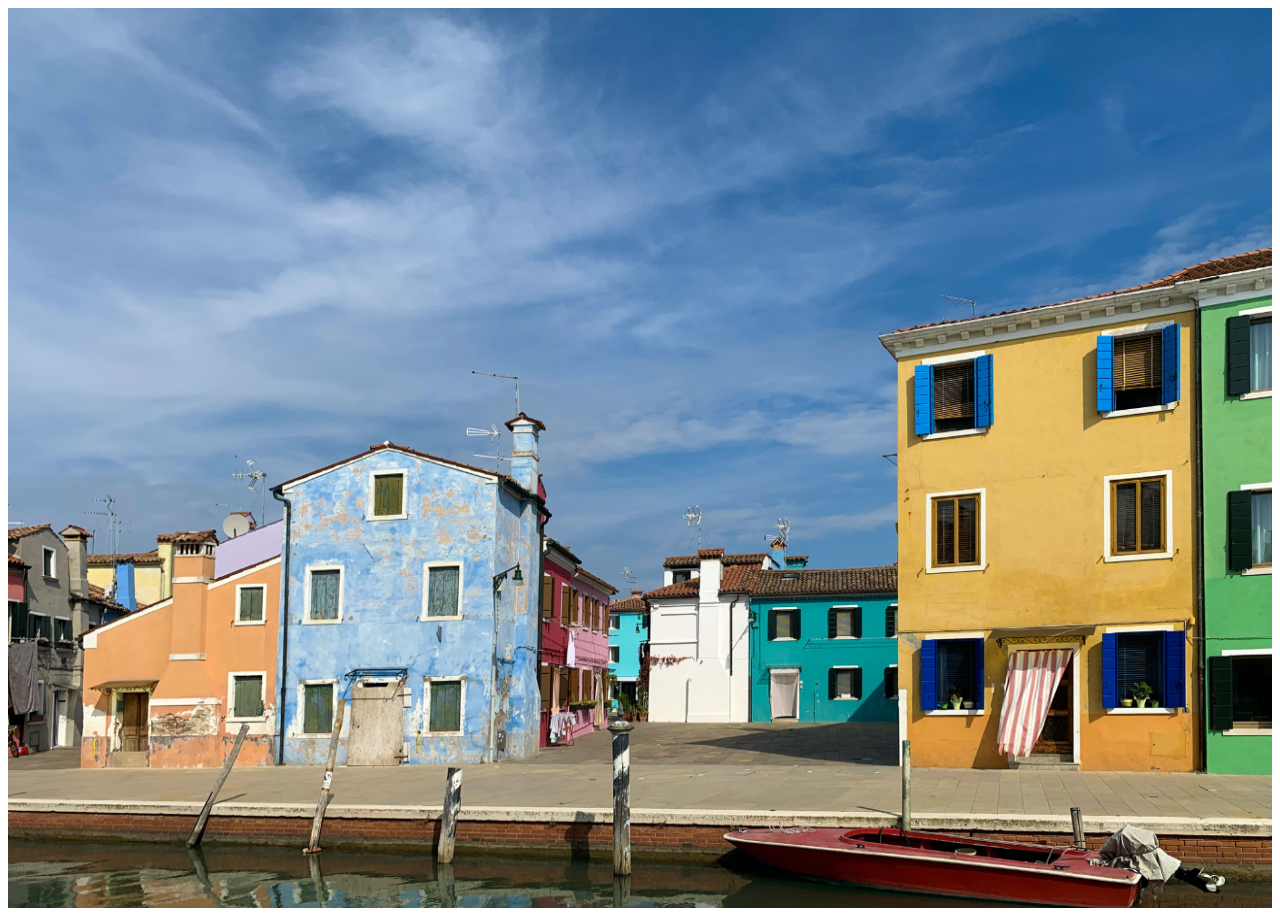
<file: keval exam1/index.html>
<!DOCTYPE html>
<html lang="en">
<head>
    <meta charset="UTF-8">
    <meta name="viewport" content="width=device-width, initial-scale=1.0">
    <title>Document</title>
    <style>
        .img{
            width: 100%;
            height: 100vh;
        }
    </style>
</head>
<body>
    <img src="background.jpg" class="img">
</body>
</html>
</file>
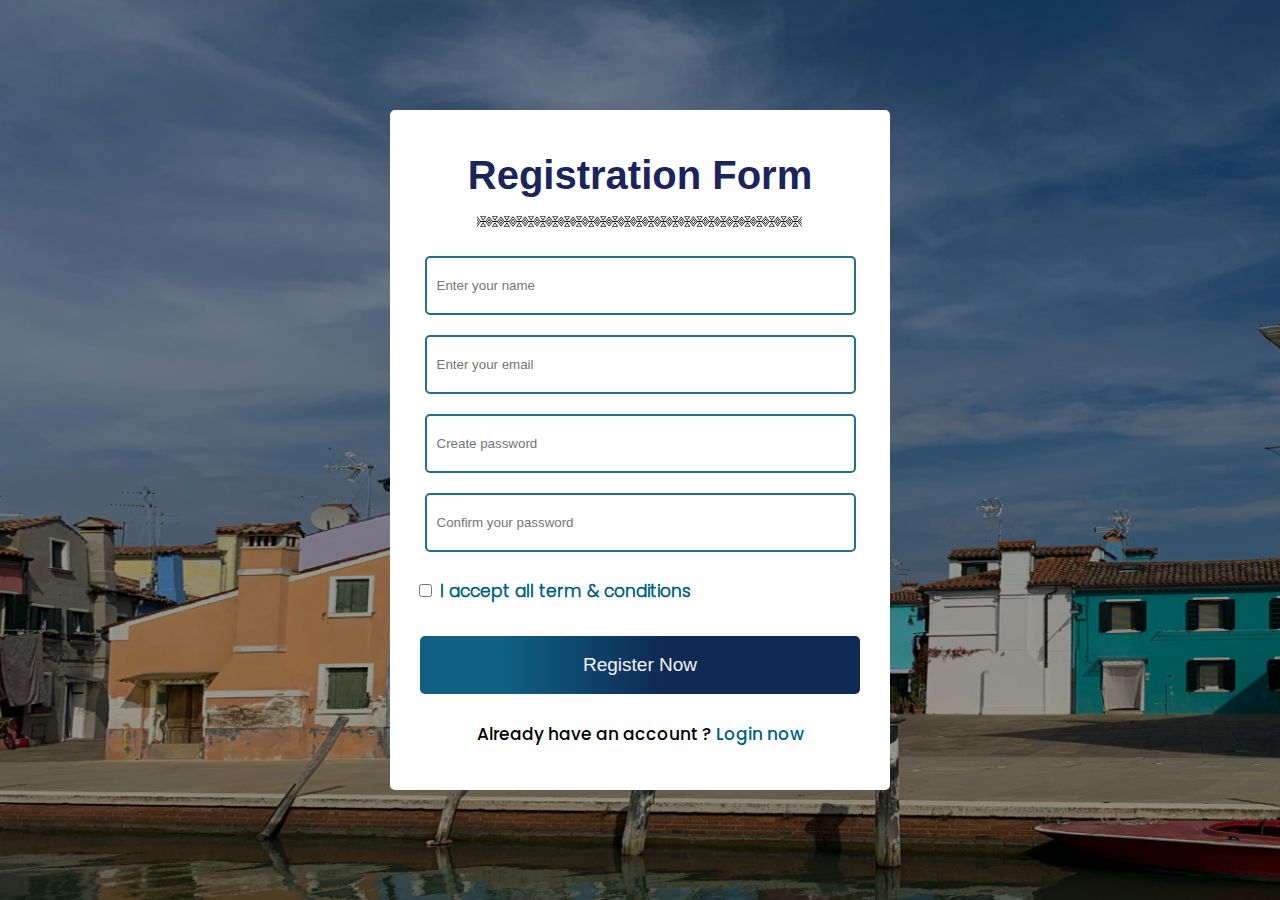
<file: keval exam1/registretion form.html>
<!DOCTYPE html>
<html lang="en">
<head>
    <meta charset="UTF-8">
    <meta name="viewport" content="width=device-width, initial-scale=1.0">
    <title>Registration form</title>
    <link rel="stylesheet" href="registretion form.css">
</head>
<body>
    <div class="wrapper"></div>
   <div class="wrapper1">
    <div class="card">

        <div class="heding">
            <h1>Registration Form</h1>
        </div>
          <div>
               <img src="pattern.jpeg" class="pattern">
          </div>

        <div class="form">
            <input type="text" placeholder="Enter your name" class="input">
            <input type="email" placeholder="Enter your email" class="input">
            <input type="password" placeholder="Create password" class="input">
            <input type="password" placeholder="Confirm your password" class="input">

            <div class="check">
                <input type="checkbox"> <label class="checkcolor">I accept all term & conditions</label>
            </div>
           
            <button class="btn">
                Register Now
            </button>

            <p class="bottom">Already have an account ? <a href="" class="loginnow">Login now</a></p>

        </div>

    </div>
   </div>
</body>
</html>
</file>
<file: keval exam1/registretion form.css>
body {
    margin: 0;
    padding: 0;

}

@font-face{
    font-family: 'poppins';
    src: url('./Poppins/Poppins-Light.ttf')format('truetype');

}

@font-face{
    font-family:'Poppins-Medium';
    src: url('./Poppins/Poppins-Medium.ttf');
}


.wrapper {
    width: 100%;
    height: 100vh;
    background-image: url('background.jpg');
    background-size: cover;
    filter: brightness(60%);
}

.wrapper1 {
    width: 100%;
    height: 100vh;
    top: 0;
    display: flex;
    justify-content: center;
    align-items: center;
    position: absolute;
}

.card {
    width: 500px;
    height: 680px;
    background-color: white;
    border-radius: 5px;


}

.heding {
    width: 100%;
    height: 85px;
    font-family: Arial, Helvetica, sans-serif;
    font-size: 1rem;
    display: flex;
    justify-content: center;
    align-items: center;
}

.heding>h1 {
    margin-top: 22px;
    color: #1b245b;
    font-size: 40px;
    transform: translateY(25px);
}

.pattern{
    margin-left: 87px;
    width: 65%;
    padding-bottom: 24px;
    transform: translateY(20px);
}

.form {
    width: 100%;
    height: 480px;
    display: flex;
    flex-direction: column;
    align-items: center;
    
}

.input {
    width: 83%;
    height: 72px;
    border: 2px solid #22708d;
    border-radius: 5px;
    margin-bottom: 20px;
    padding-left: 10px;
    transform: translateY(20px);
    
}

.check {
    width: 90%;
    height: 27px;
    font-family: 'poppins';
    font-size: 17px;
    transform: translateY(26px);
    margin-top: 0px;
    font-weight: 600;
}

.checkcolor{
    color: #006184;
    
}

.btn {
    width: 88%;
    height: 78px;
    margin-top: 20px;
    border: 0;
    color: rgb(246, 241, 241);
    border-radius: 5px;
    background: rgb(15,96,130);
background: linear-gradient(90deg, rgba(15,96,130,1) 19%, rgba(14,41,84,1) 56%);
    transform: translateY(38px); 
    font-size: 19px;
}

.bottom{
    font-family:'Poppins-Medium';
    transform: translateX(0px) translateY(48px);
    font-size: 17px;
    font-weight: 500;
    
    
}
.loginnow{
    text-decoration: none;
    color: #006184;

}
</file>
